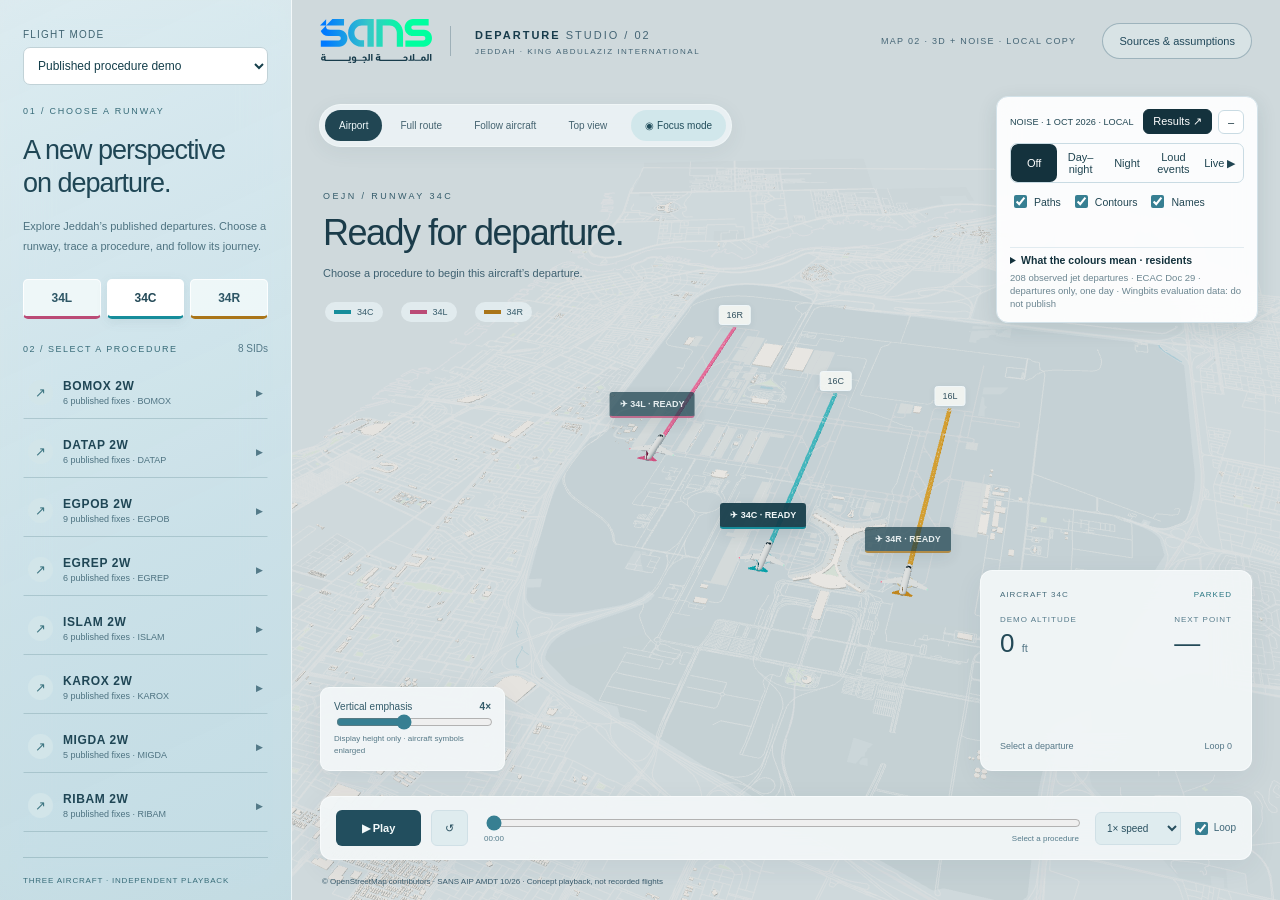
<file: map3d/index.html>
<!doctype html><html lang="en"><head><meta charset="utf-8"><meta name="viewport" content="width=device-width,initial-scale=1"><title>OEJN — Departure Studio + Noise (local)</title><link rel="stylesheet" href="studio.css?v=7"><link rel="stylesheet" href="observed.css"><link rel="stylesheet" href="noise-layer.css"><script type="importmap">{"imports":{"three":"./vendor/three.module.js"}}</script></head>
<body>
<main><aside class="sidebar"><div class="section-head"><small>01 / CHOOSE A RUNWAY</small><h1>A new perspective<br>on departure.</h1><p>Explore Jeddah’s published departures. Choose a runway, trace a procedure, and follow its journey.</p></div><div id="runways" class="runways" role="tablist" aria-label="Runway"></div><div class="procedure-heading"><small>02 / SELECT A PROCEDURE</small><span id="count">8 SIDs</span></div><div id="procedures" class="procedures"></div><div class="fleet"><div class="procedure-heading"><small>THREE AIRCRAFT · INDEPENDENT PLAYBACK</small></div><div id="fleet"></div><button id="pause-all" class="text-button">Pause all aircraft</button></div><div class="sidebar-note"><span class="dot"></span> Published fixes · illustrative flight motion</div></aside>
<section id="viewport" aria-label="Interactive 3D airport and departure map"><header><div class="brand"><img class="sans-logo" src="sans-logo-light.svg" alt="SANS — Saudi Air Navigation Services"><div><b>DEPARTURE <span>STUDIO / 02</span></b><small>JEDDAH · KING ABDULAZIZ INTERNATIONAL</small></div></div><div class="header-right"><span class="pill">MAP 02 · 3D + NOISE · LOCAL COPY</span><button id="sources">Sources & assumptions</button></div></header><div id="canvas-host"></div><div id="labels"></div><div class="view-controls"><button id="airport" class="active">Airport</button><button id="route-view">Full route</button><button id="follow">Follow aircraft</button><button id="top-view">Top view</button><button id="focus" title="Close orbit with presentation captions">◉ Focus mode</button></div><div class="focus-tools"><label>ORBIT <select id="focus-subject" aria-label="Focus orbit subject"><option value="aircraft">Aircraft</option><option value="airport">Airport</option></select></label><button id="edit-caption">Edit caption</button><button id="exit-focus">Exit focus ↗ <kbd>Esc</kbd></button></div><div class="focus-caption"><small id="focus-eyebrow">JEDDAH / DEPARTURE STUDY</small><h2 id="focus-title">The next horizon.</h2><p id="focus-copy">A closer look at the journey.</p><span id="focus-progress"></span></div><div class="map-coordinate">21°40′ N &nbsp; 039°09′ E <span>OEJN · JEDDAH</span></div><div class="view-guide"><span id="camera-mode">AIRPORT VIEW</span><small>Drag to orbit · right-drag to pan · scroll to zoom</small></div><div class="scene-title"><small id="runway-caption">OEJN / THREE RUNWAYS</small><h2 id="route-caption">Ready for departure.</h2><p id="route-description">Three aircraft at their runway thresholds.<br>Select a procedure to begin.</p></div><div class="legend"><span><i style="background:#168d9b"></i>34C</span><span><i style="background:#bb4b76"></i>34L</span><span><i style="background:#aa7519"></i>34R</span></div><div id="loading">Preparing airport geometry…</div><div class="altitude-control"><label for="height">Vertical emphasis <b id="height-label">4×</b></label><input id="height" type="range" min="1" max="8" step="1" value="4"><small>Display height only · aircraft symbols enlarged</small></div><div class="flight-card"><div class="card-heading"><span id="flight-id">AIRCRAFT 34C</span><b id="phase">PARKED</b></div><div class="card-metrics"><div><small>DEMO ALTITUDE</small><strong id="altitude">0 <em>ft</em></strong></div><div><small>NEXT POINT</small><strong id="next-point">—</strong></div></div><svg id="profile" viewBox="0 0 300 70" aria-label="Illustrative altitude profile"></svg><div class="card-foot"><span id="fix-progress">Select a departure</span><span id="loop-count">Loop 0</span></div></div><div class="transport"><button id="play" class="primary" aria-label="Play or pause selected aircraft">▶ Play</button><button id="restart" aria-label="Restart selected aircraft">↺</button><div class="timeline"><input id="scrub" type="range" min="0" max="1000" value="0" aria-label="Flight progress"><div><span id="elapsed">00:00</span><span id="duration">Select a procedure</span></div></div><select id="speed" aria-label="Animation speed"><option value="0.5">0.5× speed</option><option value="1" selected>1× speed</option><option value="2">2× speed</option><option value="4">4× speed</option></select><label class="loop-toggle"><input id="loop" type="checkbox" checked> Loop</label></div><div class="attribution">© OpenStreetMap contributors · SANS AIP AMDT 10/26 · Concept playback, not recorded flights</div><div id="tooltip"></div></section></main>
<dialog id="caption-dialog"><button id="close-caption" class="close" aria-label="Close caption editor">×</button><small>PRESENTATION CAPTION</small><h2>Tell the departure story.</h2><p>The procedure name updates automatically. Add your own headline and supporting words, or leave these blank to use the live flight captions.</p><label class="caption-field">Headline<input id="caption-title-input" maxlength="72" placeholder="Use procedure name"></label><label class="caption-field">Supporting words<textarea id="caption-copy-input" maxlength="180" rows="3" placeholder="Use live departure description"></textarea></label><button id="save-caption">Apply caption</button><button id="reset-caption">Use live captions</button></dialog><dialog id="source-dialog"><button id="close-sources" class="close" aria-label="Close sources">×</button><small>DATA & INTERPRETATION</small><h2>What you are looking at</h2><p>The ground features come from Map 1's GeoPackage. Runway thresholds and width references come from SANS AIP AD 2.12. All 24 SID sequences and 50 fix coordinates were transcribed from the six retained AIP tabulation pages dated 17 September 2026.</p><h3>Published vs illustrated</h3><p>Fix positions, leg order and displayed restrictions are published data. The runway roll point, take-off position, climb between fixes, animation speed and aircraft are illustrative. Straight connectors visit the fixes but do not reconstruct CF/TF path behaviour, fly-over turns, ATC vectors or aircraft dynamics.</p><p>Ground is flat. Buildings use actual footprints with illustrative 12 m / 20 m heights; no surveyed terrain or building elevations are claimed. Vertical emphasis changes the display, not the altitude readout. Flight levels retain their original labels; nominal hundreds of feet are used for the animation without a weather-dependent conversion.</p><h3>Source issues retained</h3><p>MIGDA 3X: JN274 is absent from the 34L coordinate list; its coordinate is cross-referenced from the same-amendment 34C/34R lists. EGREP 2W: the canonical A1 reference places the 13,000 ft upper restriction at JN520. The earlier map transcription has been corrected.</p><div id="source-links"></div><p class="muted">This is an exploration prototype. Local recorded-flight playback uses Wingbits observations when available. SID scores describe geometric agreement, not assigned clearances. In this local copy the Noise panel shows the departure-noise results of 1 Oct 2026 (OEJN noise model, ECAC Doc 29, observed departures; aggregates only, local use). Fuel and capacity models are not connected.</p></dialog>
<script type="module" src="studio.js?v=8"></script></body></html>
</file>
<file: map3d/studio.css>
:root{color-scheme:dark;--bg:#08141d;--panel:#101f2a;--border:#253a47;--muted:#859ca9;--ink:#e9f0f3;--accent:#50e1df}*{box-sizing:border-box}body{margin:0;background:var(--bg);color:var(--ink);font:14px 'Segoe UI',Arial,sans-serif;overflow:hidden}button,input,select{font:inherit}button,select{border:1px solid var(--border);background:#142632;color:#bdced8;border-radius:7px;padding:9px 13px;cursor:pointer}button:hover{background:#223e4d;color:white}button:focus-visible,input:focus-visible,select:focus-visible{outline:2px solid var(--accent);outline-offset:3px}header{height:76px;display:flex;align-items:center;justify-content:space-between;padding:0 27px;border-bottom:1px solid var(--border);background:#0c1a24}.brand{display:flex;gap:13px;align-items:center}.brand-icon{font-size:28px;border:1px solid #355361;border-radius:50%;width:39px;height:39px;text-align:center;color:var(--accent)}.brand b{font-size:12px;letter-spacing:2px}.brand b span{font-weight:400;color:#8fa9b5}.brand small{display:block;font-size:9px;letter-spacing:1.7px;color:#708d9c;margin-top:5px}.header-right{display:flex;align-items:center;gap:24px}.header-right button{font-size:11px;background:transparent}.pill{font-size:10px;letter-spacing:1.3px;color:#7da4b4}main{height:calc(100vh - 76px);display:grid;grid-template-columns:302px 1fr}.sidebar{border-right:1px solid var(--border);padding:26px 22px 10px;background:#0d1c27;overflow-y:auto;scrollbar-width:thin;scrollbar-color:#284552 transparent}.section-head small,.procedure-heading small{font-size:9px;letter-spacing:1.5px;color:#7f9dab}.section-head h1{font-size:27px;line-height:1.18;letter-spacing:-.7px;font-weight:550;margin:15px 0}.section-head p{font-size:11px;line-height:1.7;color:#8fa7b4;margin:0 0 23px}.runways{display:flex;gap:6px;margin-bottom:24px}.runway-tab{flex:1;padding:11px 4px;font-weight:650;font-size:12px;border-bottom:3px solid var(--runway)}.runway-tab.active{background:#253a46;color:var(--runway)}.procedure-heading{display:flex;justify-content:space-between;align-items:center;margin-bottom:12px}.procedure-heading span{font-size:10px;color:#667f8e}.procedures{display:flex;flex-direction:column;gap:6px}.procedure{display:flex;align-items:center;text-align:left;gap:10px;width:100%;background:#11232f;border-color:#203745;padding:10px 12px}.procedure:hover,.procedure.active{border-color:var(--accent);background:#183542}.procedure .arrow{color:var(--accent);font-size:16px}.procedure .copy{flex:1}.procedure b{display:block;font-size:12px;letter-spacing:.7px}.procedure small{font-size:9px;color:#7797a8;display:block;margin-top:3px}.procedure .tag{font-size:9px;color:#a5c0cc}.procedure .warning-dot{color:#efbd64}.fleet{margin-top:25px;border-top:1px solid var(--border);padding-top:18px}.fleet .procedure-heading small{font-size:8px;letter-spacing:.8px}.fleet-row{display:flex;gap:8px;align-items:center;font-size:10px;padding:7px 0}.fleet-row i{width:6px;height:6px;background:var(--runway);border-radius:50%}.fleet-row span{color:#7995a3;margin-left:auto;max-width:155px;text-align:right}.text-button{font-size:10px;border:0;background:none;padding:10px 0;color:#a2bdca}.sidebar-note{font-size:9px;color:#667f8d;border-top:1px solid var(--border);padding:12px 0;margin-top:5px;display:flex;align-items:center;gap:7px}.dot{background:#54c4b3;width:5px;height:5px;border-radius:50%}#viewport{position:relative;overflow:hidden;background:#08141d}#canvas-host,#labels{position:absolute;inset:0}#canvas-host canvas{display:block;width:100%;height:100%;touch-action:none}#labels{pointer-events:none;overflow:hidden}.world-label{position:absolute;transform:translate(-50%,-100%);white-space:nowrap;color:#d6e7ed;font-size:10px;text-shadow:0 2px 5px #000;background:#091823c9;border:1px solid #345160;padding:4px 7px;border-radius:4px}.world-label.aircraft{font-size:10px;font-weight:650;border-color:var(--label-color);color:var(--label-color);padding:6px 9px}.world-label.fix{font-size:9px;color:#adc4cf;background:#0b1c28be;border:0}.view-controls{position:absolute;top:19px;left:22px;display:flex;gap:5px}.view-controls button{font-size:10px;background:#0e2431df;border-radius:5px;padding:9px 12px}.view-controls button.active{color:var(--accent);border-color:#3c7c84}.view-guide{position:absolute;top:22px;right:23px;text-align:right;font-size:9px;letter-spacing:1px;color:#89a3b0}.view-guide small{display:block;font-size:8px;color:#557484;letter-spacing:.1px;margin-top:5px}.scene-title{position:absolute;left:24px;top:86px;pointer-events:none}.scene-title small{font-size:9px;color:var(--accent);letter-spacing:1.8px}.scene-title h2{font-size:31px;font-weight:500;letter-spacing:-.8px;margin:9px 0}.scene-title p{font-size:11px;line-height:1.65;max-width:430px;color:#89a5b4;margin:0}.legend{position:absolute;top:183px;left:25px;display:flex;gap:18px;font-size:9px;color:#a6bbc5;pointer-events:none}.legend i{display:inline-block;width:17px;height:2px;margin:0 6px 3px 0}.altitude-control{position:absolute;bottom:118px;left:24px;width:185px;background:#0c1e29dc;border:1px solid #243d4b;border-radius:7px;padding:13px}.altitude-control label{font-size:10px;display:flex;justify-content:space-between;color:#a3bcc8}.altitude-control small{font-size:8px;line-height:1.5;color:#637e8e;display:block}input[type=range]{width:100%;accent-color:var(--accent);height:16px;cursor:pointer}.flight-card{position:absolute;bottom:118px;right:22px;width:300px;background:#0d2130eb;border:1px solid #2b4658;border-radius:9px;padding:17px;backdrop-filter:blur(12px)}.card-heading{display:flex;justify-content:space-between;font-size:9px;letter-spacing:1px;color:#93aebe}.card-heading b{font-size:8px;color:var(--accent);font-weight:500}.card-metrics{display:flex;justify-content:space-between;margin:20px 0 12px}.card-metrics small{font-size:8px;color:#628497;letter-spacing:1px;display:block}.card-metrics strong{font-size:23px;font-weight:500;display:block;margin-top:4px}.card-metrics em{font-size:11px;font-style:normal;color:#7896a6}#profile{width:100%;height:65px;display:block}.card-foot{display:flex;justify-content:space-between;font-size:9px;color:#6c8e9f;margin-top:9px}.transport{position:absolute;bottom:36px;left:22px;right:22px;background:#0d2030ee;border:1px solid #2b4556;padding:13px 17px;border-radius:10px;display:flex;align-items:center;gap:10px;backdrop-filter:blur(12px)}.transport button{height:36px;font-size:11px}.transport .primary{background:var(--accent);color:#09222b;border:0;font-weight:650;width:85px}.timeline{flex:1;min-width:60px;padding:0 6px}.timeline div{display:flex;justify-content:space-between;font-size:8px;color:#7091a3}.transport select{font-size:10px;padding:9px 7px}.loop-toggle{white-space:nowrap;font-size:10px;color:#91adbd}.loop-toggle input{accent-color:var(--accent);vertical-align:middle}.attribution{position:absolute;bottom:12px;left:24px;font-size:8px;color:#587384}#loading{position:absolute;inset:0;background:#08141df5;z-index:10;display:flex;align-items:center;justify-content:center;font-size:18px;color:#9cc6d4}#loading.error{padding:40px;line-height:1.7;color:#f8b69d}#tooltip{position:absolute;display:none;background:#183241;border:1px solid #547386;padding:13px;border-radius:6px;max-width:300px;z-index:12;pointer-events:none;font-size:11px;line-height:1.6}#tooltip b{display:block;font-size:15px;color:#dceef4}dialog{color:#c2d4df;background:#102430;border:1px solid #375464;border-radius:12px;padding:35px;max-width:650px;max-height:85vh;overflow:auto}dialog::backdrop{background:#020910b8;backdrop-filter:blur(4px)}dialog small{letter-spacing:2px;color:var(--accent);font-size:10px}dialog h2{font-size:27px;font-weight:500}dialog h3{font-size:14px;color:#e2eef3}dialog p{font-size:12px;line-height:1.75;color:#90aebd}dialog a{color:#7bd3df;font-size:11px;display:inline-block;padding:6px 12px 6px 0}.close{float:right;border:0;background:none;font-size:23px}.muted{color:#5c7d8d}@media(max-height:800px){.section-head h1{font-size:23px;margin:10px 0}.section-head p{margin-bottom:14px}.sidebar{padding-top:18px}.runways{margin-bottom:17px}.procedure{padding:7px 10px}.fleet{margin-top:16px}.flight-card{bottom:115px}.scene-title h2{font-size:27px}}@media(max-width:1050px){main{grid-template-columns:250px 1fr}.sidebar{padding:20px 15px}.view-guide small{display:none}.view-guide{top:65px}.flight-card{width:245px}.altitude-control{width:150px}.legend{top:190px}.transport{gap:5px;padding:10px}.header-right .pill{display:none}}@media(max-width:760px){body{overflow:auto}header{padding:0 12px}main{grid-template-columns:190px 1fr;min-width:740px;height:850px}.brand b{font-size:10px}.header-right button{font-size:9px}.sidebar{padding:15px 10px}.section-head h1{font-size:20px}.scene-title p{max-width:270px}.altitude-control{bottom:330px}.view-controls{left:12px;gap:3px}.view-controls button{padding:8px;font-size:9px}}
@media(max-width:760px){body{overflow:hidden}main{min-width:0;grid-template-columns:180px minmax(0,1fr);height:calc(100dvh - 76px)}.scene-title{left:15px}.legend{left:15px;top:205px}.view-controls{flex-wrap:wrap;right:10px}.flight-card{right:12px}.transport{left:12px;right:12px;flex-wrap:wrap}.timeline{min-width:95px}.attribution{left:12px;right:12px}.altitude-control{left:12px}}
@media(max-width:600px){main{grid-template-columns:minmax(0,1fr);grid-template-rows:280px minmax(0,1fr)}.sidebar{border-right:0;border-bottom:1px solid var(--border)}.section-head h1{font-size:20px;margin:5px 0}.section-head p{margin-bottom:8px}.runways{margin-bottom:10px}.procedures{display:grid;grid-template-columns:1fr 1fr}.brand-icon,.brand small{display:none}.brand b{font-size:9px}.header-right button{padding:8px}.scene-title h2{font-size:23px}.scene-title p{font-size:10px;max-width:260px}.view-guide{top:62px}.altitude-control{bottom:345px}.flight-card{bottom:145px}.transport{bottom:30px}.attribution{font-size:6px}.legend{top:200px}}
/* MAP 02 — powder blue atlas. Reference background sample: #ADC8D7. */
:root{--bg:#0d2028;--panel:#112b34;--border:#29434d;--muted:#91a9b0;--ink:#ecf2f2;--accent:#50e1df}
header{height:84px;background:#102830;padding:0 30px;border-bottom-color:#30464e}.sans-logo{width:112px;height:48px;object-fit:contain;margin-right:18px}.brand{gap:0}.brand>div{border-left:1px solid #40545a;padding-left:24px}.brand b{font-size:11px;letter-spacing:2px}.brand small{font-size:8px;color:#91aab3;letter-spacing:1.5px}.brand b span{color:#91aab3}.header-right{gap:26px}.header-right button{border-radius:30px;padding:11px 16px;color:#c4d4da}.pill{color:#a6c0c9;font-size:9px}
main{height:calc(100dvh - 84px);grid-template-columns:292px minmax(0,1fr)}.sidebar{background:linear-gradient(155deg,#142f38,#0d232c);padding:29px 23px 14px}.section-head small{color:#80bfc7;letter-spacing:1.8px}.section-head h1{font-size:27px;font-weight:400;line-height:1.22;letter-spacing:-1px;margin:17px 0}.section-head p{font-size:11px;color:#9eb4bc;line-height:1.8}.runway-tab{background:#17333e;border-color:#304b55;border-bottom-color:var(--runway);border-radius:5px}.runway-tab.active{background:#294650}.procedure{background:transparent;border-color:transparent;border-bottom-color:#2b434d;border-radius:0;padding:12px 4px}.procedure:hover,.procedure.active{background:#213e47;border-color:transparent;border-bottom-color:var(--accent);border-radius:4px}.procedure .arrow{width:25px;height:25px;background:#2b4a54;display:grid;place-items:center;border-radius:50%;font-size:13px}.procedure b{font-weight:550;letter-spacing:.6px}.procedure small{color:#95abb5}.procedure .tag{color:#93b2bf}.fleet{margin-top:25px}.fleet-row span{color:#99b2bd}.sidebar-note{color:#93aeb9}.procedure-heading small{color:#a2bbc4}.procedure-heading span{color:#99b4bf}
#viewport{background:#adc8d7;color:#183947}.view-controls{top:23px;left:27px;gap:4px;padding:5px;background:#edf4f6dd;border:1px solid #f4f8fa9c;border-radius:40px;backdrop-filter:blur(18px);box-shadow:0 5px 20px #34566512}.view-controls button{border:0;background:transparent;color:#456370;border-radius:25px;padding:10px 14px;font-size:10px;white-space:nowrap}.view-controls button.active{color:#f0f9fb;background:#214653}.view-controls #focus{color:#214d5b;background:#d1e7eb;margin-left:6px}.view-controls button:hover{background:#c7dde5}.view-guide{top:91px;right:28px;color:#345463;letter-spacing:1.5px}.view-guide small{color:#4a6b7b;font-size:9px}.scene-title{left:31px;top:104px}.scene-title small{color:#355c6b;font-size:9px;letter-spacing:2.4px}.scene-title h2{font-size:36px;color:#1b3c4a;letter-spacing:-1.5px;font-weight:400;margin:10px 0}.scene-title p{color:#3e6070;font-size:11px;max-width:360px}.legend{top:213px;left:33px;color:#375b6a}.legend span{background:#e9f2f5b3;padding:5px 9px;border-radius:20px}.legend i{height:4px;border:1px solid #48657155;margin-bottom:1px}.world-label{text-shadow:none;color:#32515f;background:#f6f8f4df;border:1px solid #eff6f9;box-shadow:0 2px 7px #36576815;font-size:9px;border-radius:3px}.world-label.fix{color:#325361;background:#edf4f6d6}.world-label.aircraft{background:#163c49ee;color:#f1f7f8;font-size:9px;border-width:0 0 2px;padding:7px 10px;box-shadow:0 5px 15px #24435120}
.altitude-control,.flight-card,.transport{background:#f2f7f8eb;border:1px solid #f9fcfdc9;box-shadow:0 8px 28px #284b5e12;backdrop-filter:blur(16px);color:#234754}.altitude-control{border-radius:9px;bottom:129px;left:28px}.altitude-control label{color:#335b6a}.altitude-control small{color:#567887}.flight-card{right:28px;bottom:129px;width:272px;border-radius:12px;padding:19px}.card-heading{color:#446a79;font-size:8px}.card-heading b{color:#2b7783}.card-metrics{margin:16px 0 8px}.card-metrics small{color:#567b8b}.card-metrics strong{color:#234957;font-size:26px;font-weight:400}.card-metrics em,.card-foot{color:#557787}.transport{left:28px;right:28px;bottom:40px;border-radius:12px;padding:13px 15px}.transport button,.transport select{background:#dfecef;color:#284f5f;border-color:#d0e0e6;border-radius:6px}.transport .primary{background:#224e5e;color:#f3f9fa}.timeline div{color:#557b8b}.loop-toggle{color:#3d6576}#viewport input{accent-color:#377f92}.attribution{bottom:14px;left:30px;color:#37596a;font-size:8px}.map-coordinate{position:absolute;right:29px;top:153px;font-size:9px;color:#456777;letter-spacing:1.2px;text-align:right;pointer-events:none}.map-coordinate span{display:block;margin-top:8px;font-size:8px;letter-spacing:2px}#loading{background:#adc8d7;color:#214857}#tooltip{background:#f2f7f9;color:#325e70;border-color:#fff;box-shadow:0 12px 30px #304e6625}#tooltip b{color:#1c4152}
.focus-tools,.focus-caption{display:none}.focus-mode main{grid-template-columns:minmax(0,1fr)}.focus-mode .sidebar{display:none}.focus-mode header{height:76px}.focus-mode main{height:calc(100dvh - 76px)}.focus-mode .scene-title,.focus-mode .legend,.focus-mode .view-guide,.focus-mode .view-controls,.focus-mode .altitude-control,.focus-mode .map-coordinate{display:none}.focus-mode .focus-tools{display:flex;position:absolute;top:28px;right:32px;align-items:center;gap:10px;z-index:3}.focus-tools label{font-size:9px;letter-spacing:1.4px;color:#365b6d}.focus-tools button,.focus-tools select{background:#eff6f7dd;color:#2f5667;border:1px solid #f5fafb;border-radius:30px;font-size:10px;padding:10px 14px}.focus-tools select{margin-left:5px}.focus-tools kbd{margin-left:7px;color:#6b8795;font-size:9px}.focus-mode .focus-caption{display:block;position:absolute;top:50px;left:52px;max-width:min(620px,55%);pointer-events:none}.focus-caption small{font-size:10px;color:#355d6e;letter-spacing:2.5px}.focus-caption h2{font-size:clamp(32px,4vw,64px);line-height:1.04;letter-spacing:-2.8px;font-weight:450;color:#1b4051;margin:17px 0;text-wrap:balance;overflow-wrap:anywhere}.focus-caption p{font-size:15px;line-height:1.65;color:#355d70;max-width:430px;text-wrap:pretty;white-space:pre-line}.focus-caption>span{display:block;font-size:9px;letter-spacing:1.5px;color:#3b6577;margin-top:23px}.focus-mode .flight-card{width:240px;bottom:141px;right:32px}.focus-mode .transport{left:32px;right:32px;bottom:44px}.focus-mode .attribution{left:34px}.caption-field{display:block;color:#c8dce2;font-size:12px;margin:20px 0}.caption-field input,.caption-field textarea{display:block;width:100%;background:#183743;color:#f0f7f8;border:1px solid #405d69;padding:12px;margin-top:9px;border-radius:6px;font:inherit;resize:vertical}#save-caption{background:#89d1d4;color:#12333e;margin-right:10px}#reset-caption{background:transparent;font-size:11px}dialog{background:#102e39}button{transition:background .18s,border-color .18s}
@media(min-width:1500px){main{grid-template-columns:315px minmax(0,1fr)}.sidebar{padding:34px 27px}.procedure{padding:14px 4px}.section-head h1{font-size:30px}.scene-title{top:114px}.scene-title h2{font-size:42px}.legend{top:229px}}
@media(max-height:850px){.sidebar{padding-top:20px}.section-head h1{font-size:24px;margin:12px 0}.section-head p{margin-bottom:18px}.procedure{padding:8px 4px}.fleet{margin-top:18px}.flight-card{bottom:123px}.focus-mode .flight-card #profile{height:34px}}
@media(max-width:1150px){main{grid-template-columns:248px minmax(0,1fr)}.sidebar{padding:22px 16px}.view-controls{left:20px}.view-controls button{padding:9px 10px}.view-guide{top:88px}.scene-title{top:114px;left:24px}.scene-title h2{font-size:31px}.map-coordinate{display:none}.legend{top:219px;left:25px}.flight-card{width:230px}.altitude-control{width:155px}.focus-mode .focus-caption{left:32px;top:80px}.focus-mode .focus-tools{top:24px}}
@media(max-width:760px){header{height:72px;padding:0 15px}.sans-logo{width:80px;height:42px;margin-right:12px}.brand>div{padding-left:12px}.brand b{font-size:9px;letter-spacing:1px}.brand small{display:none}main{height:calc(100dvh - 72px);grid-template-columns:195px minmax(0,1fr)}.sidebar{padding:16px 12px}.section-head h1{font-size:22px}.view-controls{left:12px;right:12px;top:14px;flex-wrap:wrap;border-radius:12px}.view-controls button{font-size:9px;padding:8px 10px}.scene-title{top:134px;left:16px}.scene-title p{max-width:250px}.legend{display:none}.view-guide{display:none}.flight-card{width:190px;right:12px;bottom:145px}.altitude-control{display:none}.transport{left:12px;right:12px;bottom:38px}.attribution{left:13px;font-size:7px}.focus-mode .focus-caption{max-width:80%;top:90px;left:24px}.focus-caption h2{font-size:40px;letter-spacing:-1.7px}.focus-caption p{font-size:12px}.focus-mode .focus-tools{right:16px;left:16px;justify-content:flex-end;gap:5px}.focus-tools button,.focus-tools select{padding:9px;font-size:9px}.focus-tools label{font-size:8px}.focus-mode .flight-card{display:none}.focus-mode .transport{left:16px;right:16px}.focus-mode .attribution{left:18px}.focus-caption>span{font-size:8px;max-width:260px;line-height:1.7}}
@media(max-width:600px){main{grid-template-columns:1fr;grid-template-rows:240px minmax(0,1fr)}.sidebar{border-bottom:1px solid #405967}.section-head h1{font-size:20px;margin:6px 0}.section-head p{display:none}.section-head small{font-size:8px}.runways{margin:10px 0}.procedures{gap:0 10px}.procedure{padding:8px 4px}.fleet,.sidebar-note{display:none}.scene-title{top:111px}.scene-title h2{font-size:26px}.scene-title p{max-width:230px;font-size:10px}.flight-card{display:none}.focus-mode main{grid-template-rows:minmax(0,1fr)}.focus-caption h2{font-size:38px}.focus-caption small{font-size:8px}.header-right button{font-size:8px;padding:8px 10px}}
@media(prefers-reduced-motion:reduce){button{transition:none}}

/* Light frame: retain all header information and let the map color carry it. */
body{background:#adc8d7}
header{background:#adc8d7;color:#203e4d;border:0;box-shadow:none}
.brand>div{border-left:1px solid #55748366}
.brand b{color:#173b4b}
.brand b span,.brand small,.pill{color:#456575}
.header-right button{color:#20485a;border-color:#63849480;background:#e8f3f45e}
.header-right button:hover{color:#173e4d;background:#f5faf8a8}
main{background:#adc8d7}
.sidebar{color:#244757;background:linear-gradient(155deg,#eff8f8b8,#dbeceeaf 60%,#cfe4e7ae);border-right:1px solid #ffffffa6;box-shadow:12px 0 30px #52768712;backdrop-filter:blur(24px) saturate(125%);scrollbar-color:#7fa6ad transparent}
.section-head small,.procedure-heading small{color:#386c79}
.section-head h1,.procedure b,.fleet-row b{color:#1f4655}
.section-head p,.procedure small,.fleet-row span,.sidebar-note,.text-button{color:#4d7280}
.procedure-heading span,.procedure .tag{color:#547a88}
.runway-tab{background:#f5fbfbc9;color:#2d5665;border-color:#ffffffdc;border-bottom-color:var(--runway)}
.runway-tab.active{background:#ffffff;color:#234957;box-shadow:0 3px 12px #355c6e18}
.procedure{border-bottom-color:#86a7af77}
.procedure:hover,.procedure.active{background:#ffffffa8;border-bottom-color:var(--accent)}
.procedure .arrow{background:#d2e5e9;color:#3c7581}
.fleet,.sidebar-note{border-top-color:#87a9b188}
.dot{background:#268c87}
.fleet-row i{box-shadow:0 0 0 2px #ffffff9c}
.legend i{height:4px;border:0;opacity:1}
.world-label.aircraft{border-bottom-color:var(--label-color)}
@media(max-width:600px){.sidebar{border-bottom:1px solid #ffffffbb}}

/* Keep the full map behind the masthead; the logo and references sit on the scene. */
main{height:100dvh}
#viewport>header{position:absolute;z-index:4;top:0;left:0;right:0;height:82px;padding:0 28px;background:transparent;border:0;box-shadow:none;pointer-events:none}
#viewport>header .brand,#viewport>header .header-right{pointer-events:auto}
#viewport>header .sans-logo{width:112px;height:52px}
#viewport .view-controls{top:104px}
#viewport .view-guide{top:160px}
#viewport .scene-title{top:186px}
#viewport .legend{top:302px}
#viewport .map-coordinate{top:226px}
.focus-mode main{height:100dvh}
.focus-mode #viewport>header{height:76px}
.focus-mode #viewport .focus-tools{top:102px}
.focus-mode #viewport .focus-caption{top:166px}
@media(max-width:1150px){#viewport .view-controls{top:100px}#viewport .scene-title{top:181px}#viewport .legend{top:294px}}
@media(max-width:760px){#viewport>header{height:70px;padding:0 14px}#viewport>header .sans-logo{width:82px;height:43px}#viewport .view-controls{top:78px}#viewport .scene-title{top:171px}#viewport .view-guide{display:none}.focus-mode #viewport .focus-tools{top:86px}.focus-mode #viewport .focus-caption{top:152px}}
@media(max-width:600px){#viewport>header{height:64px}#viewport .view-controls{top:67px}#viewport .scene-title{top:159px}.focus-mode #viewport .focus-caption{top:150px}}
</file>
<file: map3d/observed.css>
.observed-mode{display:block;font-size:10px;letter-spacing:.12em;color:#416572;margin-bottom:16px}.observed-mode select{display:block;width:100%;margin-top:7px;padding:10px;background:#fff;border:1px solid #c1d2d7;border-radius:7px;color:#153f4b;font:inherit;font-size:12px;letter-spacing:0}.observed-panel{padding:0 24px 30px;color:#254957}.observed-panel[hidden],.observed-labels[hidden]{display:none}.observed-panel h2{font-size:22px;margin:0 0 9px}.observed-intro,.observed-notice{font-size:12px;line-height:1.6}.observed-notice{border-left:3px solid #168d9b;padding:8px 10px;background:#eaf3f4}.observed-notice.error{border-color:#a54440}.observed-filters{display:flex;gap:9px}.observed-filters label{font-size:11px;flex:1}.observed-panel select{background:white;border:1px solid #b5c9ce;border-radius:5px;padding:8px;width:100%;color:#204552;margin:5px 0 12px}.observed-flights{font-size:11px;line-height:1.7;min-height:150px}.observed-time{display:block;font-variant-numeric:tabular-nums;font-size:18px;margin:12px 0}.observed-panel input[type=range]{width:100%;accent-color:#168d9b}.observed-transport{display:flex;gap:5px;margin:10px 0}.observed-transport button{border:1px solid #b5c9ce;background:#f4f9fa;border-radius:5px;padding:8px;color:#254957;font-size:11px;cursor:pointer}.observed-overlay{display:flex;align-items:center;gap:8px;font-size:12px;line-height:1.4}.observed-detail{font-size:12px;line-height:1.6;border-top:1px solid #bfd1d6;margin-top:16px}.observed-detail ol{padding-left:18px}.observed-mode-active .sidebar>.runways,.observed-mode-active .sidebar>.procedure-heading,.observed-mode-active .sidebar>#procedures,.observed-mode-active .sidebar>.fleet,.observed-mode-active .sidebar>.sidebar-note{display:none}.observed-mode-active .flight-card,.observed-mode-active .transport,.observed-mode-active .scene-title,.observed-mode-active .focus-tools,.observed-mode-active .focus-caption{display:none}.observed-mode-active .sidebar{overflow-y:auto}.observed-labels{position:absolute;inset:0;pointer-events:none}.observed-aircraft-label{position:absolute;padding:4px 7px;background:#fffffff0;color:#204552;border-radius:4px;white-space:nowrap;font-size:11px;transform:translate(-50%,-100%);box-shadow:0 2px 7px #153f4b20}.observed-mode-active .attribution{max-width:50%;font-size:10px}@media(max-width:760px){.observed-panel{padding:0 15px 20px}.observed-flights{min-height:100px}.observed-mode-active .sidebar{max-height:48vh}}

.observed-mode-active .section-head>small,.observed-mode-active .section-head>h1,.observed-mode-active .section-head>p,.observed-mode-active #route-view,.observed-mode-active #follow,.observed-mode-active #focus{display:none}.observed-panel{padding:0 0 24px}.observed-panel h2{margin-top:16px}.observed-mode-active .section-head{margin-bottom:8px}.observed-panel button:disabled,.observed-panel select:disabled{opacity:.55;cursor:default}

.observed-fit{width:100%;padding:8px;background:#e7f1f3;color:#254957;border:1px solid #b5c9ce;border-radius:5px;font-size:11px;margin-bottom:5px}

.observed-filters{display:grid;grid-template-columns:minmax(0,1fr) minmax(0,1fr)}.observed-filters label:last-child{grid-column:1/-1}
</file>
<file: map3d/noise-layer.css>
/* Noise panel for the local Map 2 copy (sits under the header, right; never over the flight card: JS limits its height) */
.noise-panel{position:absolute;top:96px;right:22px;width:262px;background:#ffffffeb;border:1px solid #d3e2e9;border-radius:12px;padding:12px 13px;display:grid;gap:9px;backdrop-filter:blur(12px);z-index:6;font-size:11px;color:#204552;box-shadow:0 6px 20px #153f4b1f;overflow:auto;overscroll-behavior:contain}
#viewport:has(.noise-panel) .view-guide,#viewport:has(.noise-panel) .map-coordinate{display:none}
.noise-panel>small{letter-spacing:1.2px;color:#b30000;font-size:9px;font-weight:700}
.noise-seg{display:flex;border:1px solid #c9dbe3;border-radius:7px;overflow:hidden}
.noise-seg button{flex:1;background:transparent;border:0;color:#204552;padding:7px 2px;font:600 10.5px/1.1 inherit;cursor:pointer}
.noise-seg button[aria-pressed="true"]{background:#14323d;color:#fff}
.noise-seg button:focus-visible,.noise-panel summary:focus-visible{outline:2px solid #e34a33;outline-offset:-2px}
.noise-body{display:grid;gap:6px}
.noise-toggles{display:flex;gap:10px;flex-wrap:wrap;font-size:10.5px}
.noise-toggles label{display:flex;gap:4px;align-items:center;cursor:pointer}
.noise-title{font-size:12px;color:#14323d;margin-top:2px}
.noise-grad{width:100%;height:10px;border-radius:2px;display:block}
.noise-ticks{display:flex;justify-content:space-between;font-size:10px;color:#204552}
.noise-panel details{border-top:1px solid #e1ebf0;padding-top:6px}
.noise-panel summary{cursor:pointer;font-weight:600;color:#14323d;font-size:10.5px}
.noise-bands{display:grid;gap:4px;margin-top:6px}
.noise-bands div{display:grid;grid-template-columns:11px 1fr auto;gap:6px;align-items:center;font-size:10px;line-height:1.25}
.noise-bands i{width:11px;height:11px;border-radius:2px}
.noise-bands em{font-style:normal;font-weight:600;color:#14323d}
.noise-foot{color:#6b8590;font-size:9.5px;line-height:1.35}
@media (max-width:760px){.noise-panel{top:auto;bottom:420px;right:12px;width:220px}}
.noise-head{display:flex;justify-content:space-between;align-items:center;gap:8px}
.noise-more{border:1px solid #14323d;background:#14323d;color:#fff;border-radius:6px;padding:5px 9px;font:600 10.5px/1 inherit;cursor:pointer}
.noise-more:focus-visible{outline:2px solid #e34a33;outline-offset:2px}
dialog.noise-dialog{background:#fbfcfc;color:#20424f;border:1px solid #cfdde4;border-radius:14px;padding:30px 34px;max-width:860px;width:min(860px,94vw);max-height:88vh;overflow:auto;position:relative}
dialog.noise-dialog::backdrop{background:#06141ccc;backdrop-filter:blur(4px)}
dialog.noise-dialog small{letter-spacing:2px;color:#b30000;font-size:10px;font-weight:700}
dialog.noise-dialog h2{font-size:30px;font-weight:600;color:#10303b;margin:6px 0 16px}
dialog.noise-dialog h3{font-size:15px;color:#10303b;margin:24px 0 8px;padding-top:14px;border-top:1px solid #e1ebf0}
dialog.noise-dialog p{font-size:13px;line-height:1.65;color:#3d5c68;margin:6px 0}
dialog.noise-dialog ul{margin:6px 0;padding-left:18px;display:grid;gap:6px;font-size:13px;line-height:1.55;color:#3d5c68}
dialog.noise-dialog b{color:#10303b}
.nd-close{position:absolute;right:16px;top:12px;border:0;background:transparent;font-size:26px;color:#3d5c68;cursor:pointer}
.nd-kpis{display:grid;grid-template-columns:repeat(auto-fit,minmax(170px,1fr));gap:14px}
.nd-kpis div{border-top:3px solid #e34a33;padding-top:8px;display:grid;gap:3px}
.nd-kpis b{font-size:32px;line-height:1;font-weight:700}
.nd-kpis span{font-size:12px;color:#5a7682}
.nd-two{display:grid;grid-template-columns:1fr 1fr;gap:22px}
.nd-cap{font-weight:600;color:#10303b!important;margin:0 0 6px!important}
.nd-row{display:grid;grid-template-columns:12px 64px 1fr;gap:8px;align-items:center;font-size:12px;margin:3px 0}
.nd-row i{width:12px;height:12px;border-radius:2px}
.nd-type{grid-template-columns:44px 1fr}
.nd-bar{position:relative;height:16px;background:#eef3f5;border-radius:3px;overflow:hidden}
.nd-bar span{position:absolute;inset:0 auto 0 0;border-radius:3px}
.nd-bar em{position:absolute;left:6px;top:0;font:600 11px/16px inherit;font-style:normal;color:#10303b;white-space:nowrap}
.nd-bar em.in{color:#fff;text-shadow:0 0 2px #0006}
.nd-pairs{display:grid;grid-template-columns:repeat(auto-fit,minmax(220px,1fr));gap:12px}
.nd-pair{display:grid;gap:4px;font-size:12px}
.nd-types{display:grid;gap:2px}
.nd-foot{font-size:11px!important;color:#6b8590!important;margin-top:18px!important}
@media (max-width:640px){.nd-two{grid-template-columns:1fr}dialog.noise-dialog{padding:24px 18px}}
.noise-actions{display:flex;gap:6px;align-items:center}
.noise-min{width:26px;height:24px;border:1px solid #c9dbe3;background:#fff;color:#14323d;border-radius:6px;font:700 15px/1 inherit;cursor:pointer;padding:0}
.noise-min:focus-visible{outline:2px solid #e34a33;outline-offset:2px}
.noise-panel.min{width:auto;gap:0;padding:8px 10px;overflow:visible}
.noise-panel.min .noise-seg,.noise-panel.min .noise-body{display:none}
.noise-panel.min .noise-head small{display:none}
.noise-panel.min .noise-head::before{content:"NOISE";font-size:9px;font-weight:700;letter-spacing:1.2px;color:#b30000;margin-right:4px}
.noise-more{white-space:nowrap}
.noise-panel .noise-min,.noise-panel .noise-min:hover{background:#fff!important;color:#14323d!important;border:1px solid #c9dbe3!important;box-shadow:none!important}
.noise-head small{white-space:nowrap}
</file>
